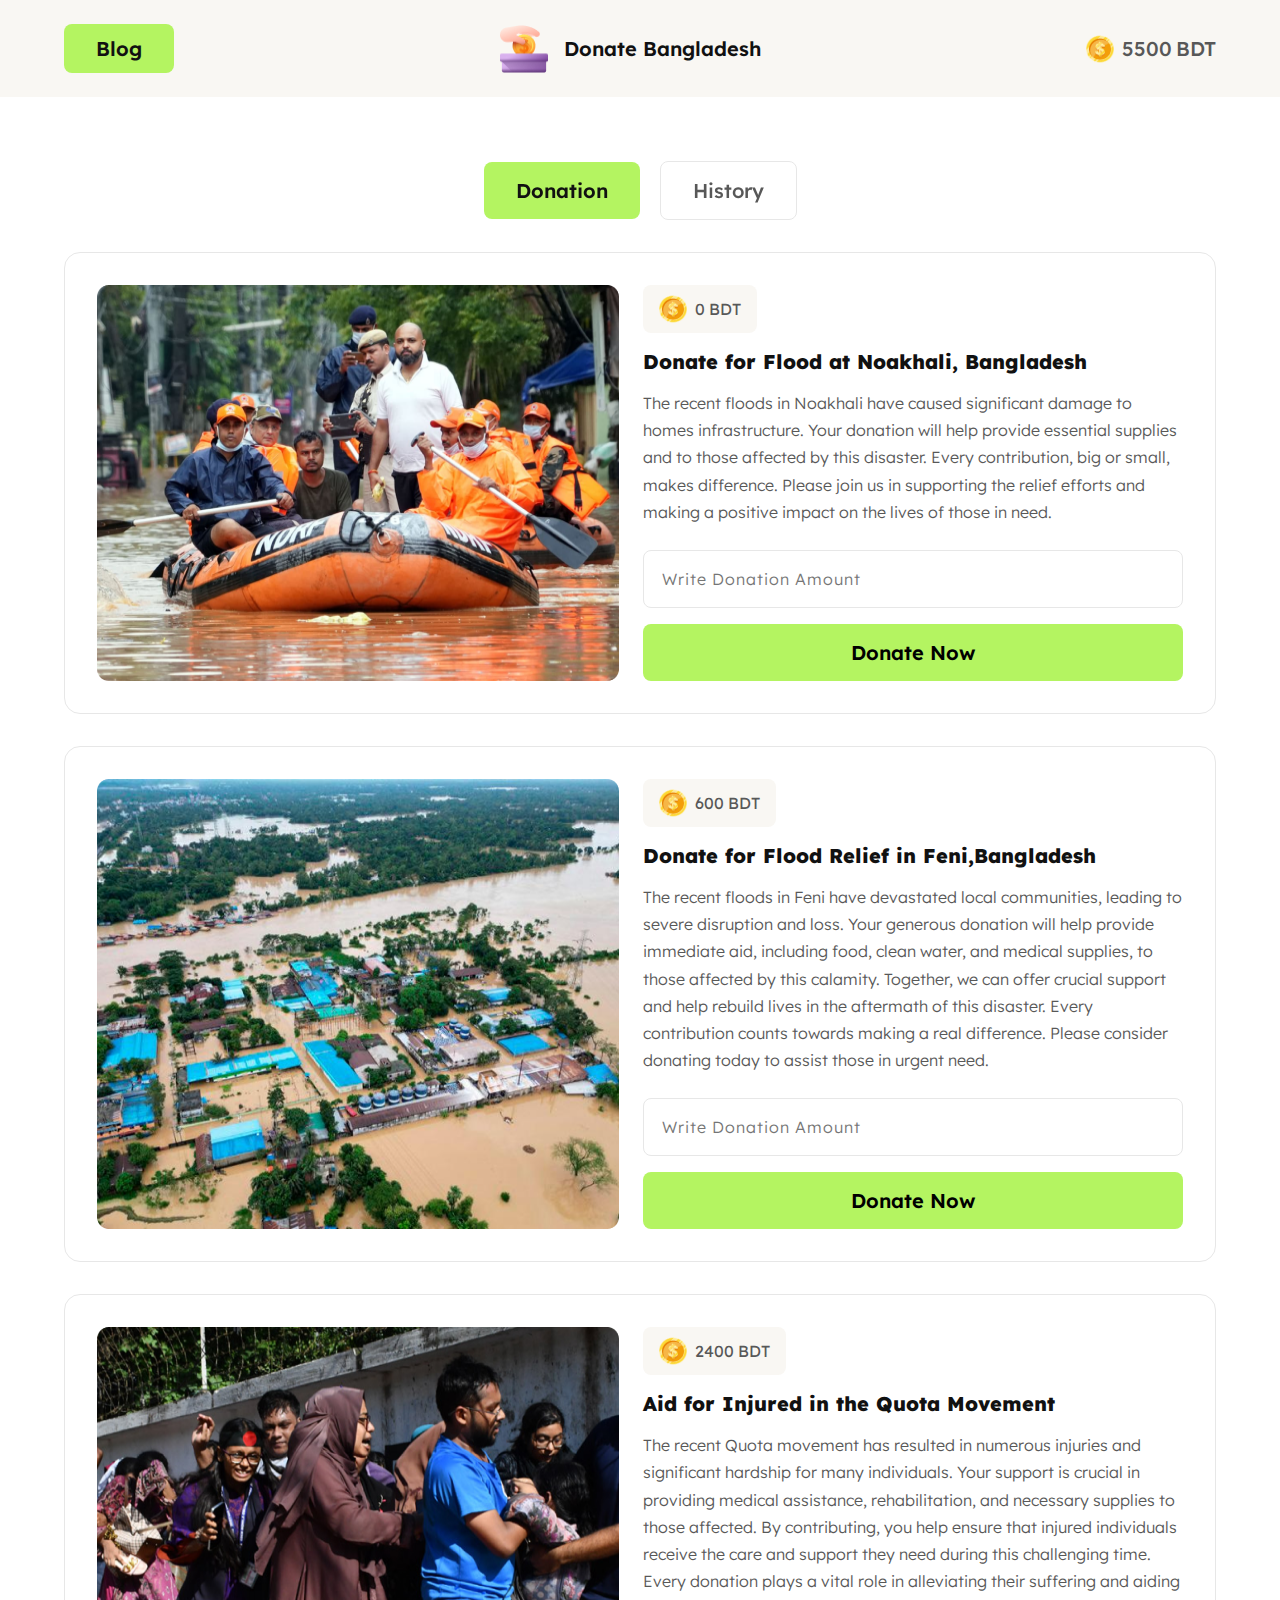
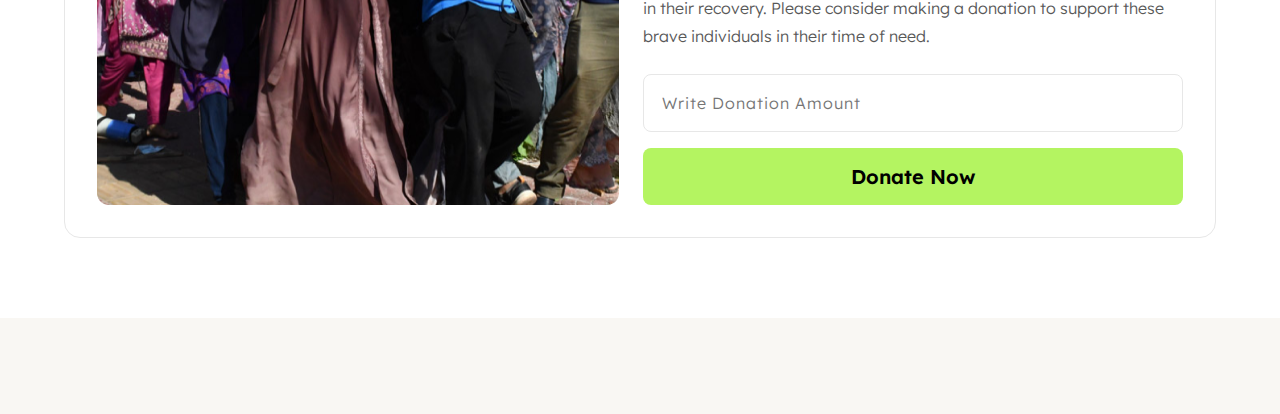
<file: index.html>
<!DOCTYPE html>
<html lang="en">
	<head>
		<meta charset="UTF-8" />
		<meta name="viewport" content="width=device-width, initial-scale=1.0" />
		<title>Donate Bangladesh</title>
		<link rel="stylesheet" href="./styles.css" />
	</head>
	<body>
		<header>
			<nav>
				<ul class="container">
					<li>
						<a class="btn btn-blog" href="./blog.html">Blog</a>
					</li>
					<li>
						<span class="brand-info">
							<img class="brand-logo" src="./assets/logo.png" alt="logo" />
							<span class="brand-name">Donate Bangladesh</span>
						</span>
					</li>
					<li>
						<span class="account-balance-info">
							<img
								class="currency-icon"
								src="./assets/coin.png"
								alt="currency icon" />
							<span class="account-balance" id="account-balance">5500</span>
							<span class="currency-name">BDT</span>
						</span>
					</li>
				</ul>
			</nav>
			<div class="section-buttons">
				<div class="container">
					<button class="btn btn-inactive btn-active btn-donation">Donation</button>
					<button class="btn btn-inactive btn-history">History</button>
				</div>
			</div>
		</header>
		<main>
			<section class="container section-donation">
				<div class="card">
					<img class="card-img" src="./assets/noakhali.png" alt="Flood at Noakhali" />
					<div class="card-text">
						<span class="total-donation-info">
							<img
								class="currency-icon"
								src="./assets/coin.png"
								alt="currency icon" />
							<span class="total-donation" id="total-donation-noakhali">0</span>
							<span class="currency-name">BDT</span>
						</span>
						<h2>Donate for Flood at Noakhali, Bangladesh</h2>
						<p>
							The recent floods in Noakhali have caused significant damage to homes
							infrastructure. Your donation will help provide essential supplies and
							to those affected by this disaster. Every contribution, big or small,
							makes difference. Please join us in supporting the relief efforts and
							making a positive impact on the lives of those in need.
						</p>
						<form>
							<input
								id="donation-amount-noakhali"
								class="donation-amount"
								type="text"
								name="donation-amount"
								placeholder="Write Donation Amount" />
							<button class="btn btn-green" id="donate-noakhali">Donate Now</button>
						</form>
					</div>
				</div>
				<div class="card">
					<img class="card-img" src="./assets/feni.png" alt="Flood Relief in Feni" />
					<div class="card-text">
						<span class="total-donation-info">
							<img
								class="currency-icon"
								src="./assets/coin.png"
								alt="currency icon" />
							<span class="total-donation" id="total-donation-feni">600</span>
							<span class="currency-name">BDT</span>
						</span>
						<h2>Donate for Flood Relief in Feni,Bangladesh</h2>
						<p>
							The recent floods in Feni have devastated local communities, leading to
							severe disruption and loss. Your generous donation will help provide
							immediate aid, including food, clean water, and medical supplies, to
							those affected by this calamity. Together, we can offer crucial support
							and help rebuild lives in the aftermath of this disaster. Every
							contribution counts towards making a real difference. Please consider
							donating today to assist those in urgent need.
						</p>
						<form>
							<input
								id="donation-amount-feni"
								class="donation-amount"
								type="text"
								name="donation-amount"
								placeholder="Write Donation Amount" />
							<button class="btn btn-green" id="donate-feni">Donate Now</button>
						</form>
					</div>
				</div>
				<div class="card">
					<img
						class="card-img"
						src="./assets/quota-protest.png"
						alt="Aid for Injured in the Quota Movement" />
					<div class="card-text">
						<span class="total-donation-info">
							<img
								class="currency-icon"
								src="./assets/coin.png"
								alt="currency icon" />
							<span class="total-donation" id="total-donation-quota">2400</span>
							<span class="currency-name">BDT</span>
						</span>
						<h2>Aid for Injured in the Quota Movement</h2>
						<p>
							The recent Quota movement has resulted in numerous injuries and
							significant hardship for many individuals. Your support is crucial in
							providing medical assistance, rehabilitation, and necessary supplies to
							those affected. By contributing, you help ensure that injured
							individuals receive the care and support they need during this
							challenging time. Every donation plays a vital role in alleviating their
							suffering and aiding in their recovery. Please consider making a
							donation to support these brave individuals in their time of need.
						</p>
						<form>
							<input
								id="donation-amount-quota"
								class="donation-amount"
								type="text"
								name="donation-amount"
								placeholder="Write Donation Amount" />
							<button class="btn btn-green" id="donate-quota">Donate Now</button>
						</form>
					</div>
				</div>
				<div class="modal hidden">
					<h1>Congrats!</h1>
					<img src="./assets/coin.png" alt="coin" />
					<p>You Have Donated For Humankind</p>
					<h2>Successfully</h2>
					<button class="btn close-modal">Close Confirmation</button>
				</div>
				<div class="overlay hidden"></div>
			</section>
			<section class="container section-history hidden"></section>
		</main>
		<footer></footer>
		<script src="./scripts.js"></script>
	</body>
</html>
</file>
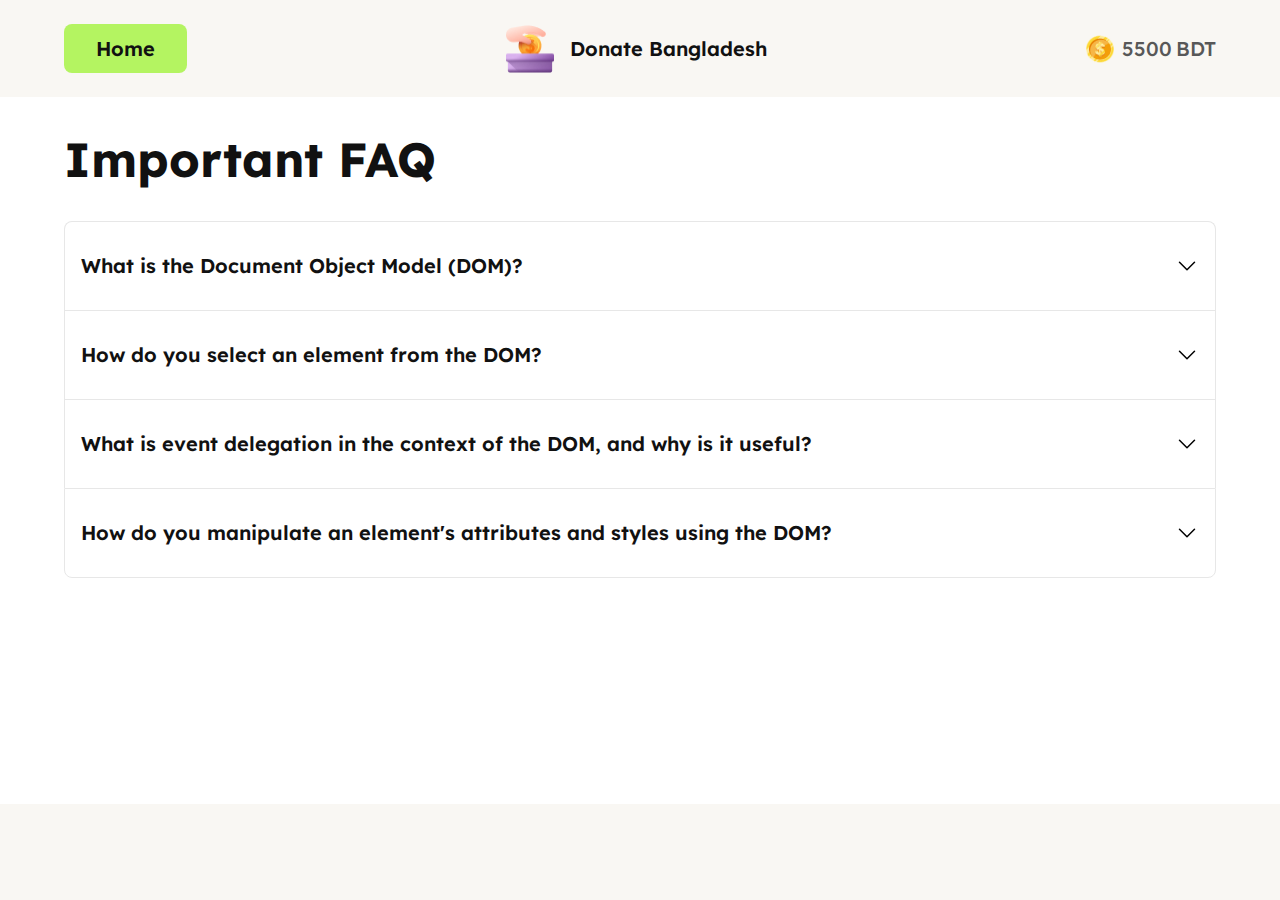
<file: blog.html>
<!DOCTYPE html>
<html lang="en">
	<head>
		<meta charset="UTF-8" />
		<meta name="viewport" content="width=device-width, initial-scale=1.0" />
		<title>Donate Bangladesh</title>
		<link rel="stylesheet" href="./styles.css" />
	</head>
	<body>
		<header>
			<nav>
				<ul class="container">
					<li>
						<a class="btn btn-blog" href="./index.html">Home</a>
					</li>
					<li>
						<span class="brand-info">
							<img
								class="brand-logo"
								src="./assets/logo.png"
								alt="logo" />
							<span class="brand-name">Donate Bangladesh</span>
						</span>
					</li>
					<li>
						<span class="account-balance-info">
							<img
								class="currency-icon"
								src="./assets/coin.png"
								alt="currency icon" />
							<span class="account-balance">5500</span>
							<span class="currency-name">BDT</span>
						</span>
					</li>
				</ul>
			</nav>
		</header>
		<main>
			<section class="container">
				<h1>Important FAQ</h1>
				<div>
					<details name="FAQ">
						<summary>
							What is the Document Object Model (DOM)?
						</summary>
						The DOM is a map of a webpage, showing everything as
						objects you can change with code.
					</details>
					<details name="FAQ">
						<summary>
							How do you select an element from the DOM?
						</summary>
						You can select a DOM element using methods like
						<b>getElementById()</b> or <b>querySelector()</b>.
					</details>
					<details name="FAQ">
						<summary>
							What is event delegation in the context of the DOM,
							and why is it useful?
						</summary>
						Event delegation uses one parent event listener to
						manage events for its child elements, saving resources
						and handling new elements.
					</details>
					<details name="FAQ">
						<summary>
							How do you manipulate an element's attributes and
							styles using the DOM?
						</summary>
						You can manipulate an element's attributes with
						<b>style.property</b>.
					</details>
				</div>
			</section>
		</main>
		<footer class="blog-footer"></footer>
	</body>
</html>
</file>
<file: styles.css>
@import url('https://fonts.googleapis.com/css2?family=Lexend:wght@100..900&display=swap');

* {
	box-sizing: border-box;
	margin: 0;
	padding: 0;
}

:root {
	--primany-color: #111;
	--secondary-color: #585858;
	--tertiary-color: #f9f7f3;
	--border-color: #e7e7e7;
	--btn-fill-color: #b4f461;
}

body {
	font-family: 'Lexend', system-ui;
	color: var(--secondary-color);

	position: relative;
}

h2,
.brand-name,
a:link,
a:visited {
	color: var(--primany-color);
	font-size: 1.25rem;
}

img {
	display: block;
	max-width: 100%;
}

a:link,
a:visited {
	text-decoration: none;
}

.btn {
	font-size: 1.25rem;
	font-weight: 600;

	display: inline-block;
	padding: 16px 32px;
	border-radius: 8px;

	border: none;
	cursor: pointer;
	font-family: inherit;
}

.btn-blog,
.btn-green {
	background-color: var(--btn-fill-color);
}

.btn-blog {
	padding-block: 12px;
}

.btn-inactive {
	color: var(--secondary-color);
	border: 1px solid var(--border-color);
	background-color: transparent;
	font-weight: 500;
}

.btn-active {
	background-color: var(--btn-fill-color);
	border: none;
	color: var(--primany-color);
	font-weight: 600;
}

.container {
	max-width: 1216px;
	margin-inline: auto;
	padding-inline: 32px;
}

header {
	position: sticky;
	top: 0;
	left: 0;
	right: 0;

	z-index: 1;
}

nav {
	background-color: var(--tertiary-color);
}

ul {
	list-style: none;

	display: flex;
	justify-content: space-between;
	align-items: center;

	padding-block: 24px;
}

.brand-info {
	display: flex;
	align-items: center;
	gap: 16px;
}

.brand-name {
	font-weight: 600;
}

.brand-logo {
	width: 48px;
	height: 48px;
}

.account-balance-info {
	display: flex;
	align-items: center;

	font-size: 1.25rem;
	font-weight: 500;
}

.currency-icon {
	width: 28px;
	height: 28px;
}

.account-balance {
	margin-left: 8px;
}

.currency-name {
	margin-left: 4px;
}

.section-buttons {
	background-color: rgba(255, 255, 255, 0.5);
	backdrop-filter: blur(10px);
	padding-top: 64px;
	padding-bottom: 32px;

	display: flex;
	justify-content: space-between;
}

.section-buttons button:last-child {
	margin-left: 16px;
}

.section-donation > div {
	margin-bottom: 32px;
}

.section-donation > div:last-child {
	margin-bottom: 0;
}

.card {
	display: flex;
	column-gap: 24px;

	border-radius: 16px;
	padding: 32px;
	border: 1px solid var(--border-color);
}

.total-donation-info {
	background-color: var(--tertiary-color);
	display: inline-flex;
	align-items: center;
	padding: 10px 16px;
	border-radius: 8px;

	font-weight: 400;
	margin-bottom: 16px;
}

.total-donation {
	margin-left: 8px;
}

.total-donation-info .currency-name {
	margin-left: 4px;
}

h2 {
	font-weight: 800;
	margin-bottom: 16px;
}

p {
	font-weight: 300;
	margin-bottom: 24px;
	line-height: 1.7;
}

form {
	display: flex;
	flex-direction: column;

	gap: 16px;
}

.donation-amount {
	border-radius: 8px;
	font-size: 16px;
	padding: 18px;
	border: 1px solid var(--border-color);
	font-weight: 300;
	letter-spacing: 1px;
	font-family: inherit;
}

/* MODAL SECTION */

.modal {
	position: fixed;
	top: 50%;
	left: 50%;
	transform: translate(-50%, -50%);
	width: 30%;
	max-width: 100vw;
	max-height: 100vh;

	background-color: #fff;
	padding: 32px;
	border-radius: 16px;
	box-shadow: 0 20px 30px rgba(0, 0, 0, 0.3);
	text-align: center;
	z-index: 3;
}

.modal h1 {
	margin-top: 0;
	margin-bottom: 16px;
}

.modal h2 {
	margin-bottom: 24px;
	font-size: 1.5rem;
}

.modal img {
	width: 48px;
	height: 48px;
	margin-inline: auto;
	margin-bottom: 32px;
}

.modal p {
	color: var(--primany-color);
	font-weight: 400;
	margin-bottom: 16px;
	font-size: 1.125rem;
	line-height: 1.2;
}

.close-modal {
	background-color: var(--btn-fill-color);
}

.overlay {
	position: absolute;
	top: 0;
	left: 0;
	width: 100%;
	height: 100%;
	background-color: rgba(0, 0, 0, 0.6);
	z-index: 2;
}

footer {
	margin-top: 80px;
	height: 96px;
	background-color: var(--tertiary-color);
}

/* BLOG SECTION */

h1 {
	font-size: 3rem;
	margin-block: 32px;
	color: var(--primany-color);
}

details {
	border-top: 1px solid var(--border-color);
	border-inline: 1px solid var(--border-color);
	padding: 32px 16px;

	color: var(--primany-color);
	font-size: 1rem;
	font-weight: 300;
	line-height: 1.7;
	position: relative;
}

details:last-child {
	border-bottom: 1px solid var(--border-color);
	border-bottom-left-radius: 8px;
	border-bottom-right-radius: 8px;
}

details:first-child {
	border-top-left-radius: 8px;
	border-top-right-radius: 8px;
}

summary {
	list-style: none;
	font-size: 1.25rem;
	font-weight: 600;
	line-height: 1.2;
}

details[open] summary {
	margin-bottom: 12px;
}

summary::after {
	content: url("data:image/svg+xml,%3Csvg xmlns='http://www.w3.org/2000/svg' fill='none' viewBox='0 0 24 24' stroke-width='1.5' stroke='currentColor' class='size-6'%3E%3Cpath stroke-linecap='round' stroke-linejoin='round' d='m19.5 8.25-7.5 7.5-7.5-7.5' /%3E%3C/svg%3E%0A");
	width: 24px;
	height: 24px;
	position: absolute;
	right: 16px;
	top: 32px;
}

details[open] summary::after {
	content: url("data:image/svg+xml,%3Csvg xmlns='http://www.w3.org/2000/svg' fill='none' viewBox='0 0 24 24' stroke-width='1.5' stroke='currentColor' class='size-6'%3E%3Cpath stroke-linecap='round' stroke-linejoin='round' d='m4.5 15.75 7.5-7.5 7.5 7.5' /%3E%3C/svg%3E%0A");
	width: 24px;
	height: 24px;
	position: absolute;
	right: 16px;
	top: 32px;
}

.history-div {
	padding: 32px;
	border: 1px solid var(--border-color);
	border-radius: 16px;
}

.section-history {
	display: flex;
	flex-direction: column;
	row-gap: 24px;
}
.section-history p {
	margin-bottom: 0;
}

.blog-footer {
	position: fixed;
	width: 100%;
	bottom: 0px;
}

/* RESPONSIVE PART */

@media screen and (max-width: 768px) {
	.card {
		flex-direction: column;
	}

	.card-img {
		margin-bottom: 24px;
	}

	details[open] summary::after {
		content: '';
	}

	summary::after {
		content: '';
	}

	.modal {
		width: 60%;
	}
}

@media screen and (max-width: 425px) {
	.card {
		padding: 24px;
	}

	.card-img {
		margin-bottom: 16px;
	}

	.container {
		padding-inline: 16px;
	}

	.total-donation-info {
		justify-content: center;
	}

	.brand-name {
		display: none;
	}

	.blog-footer {
		position: relative;
	}

	.modal {
		width: 80%;
		padding: 20px;
	}

	.section-buttons {
		padding-top: 32px;
	}
}

.hidden {
	display: none;
}
</file>
